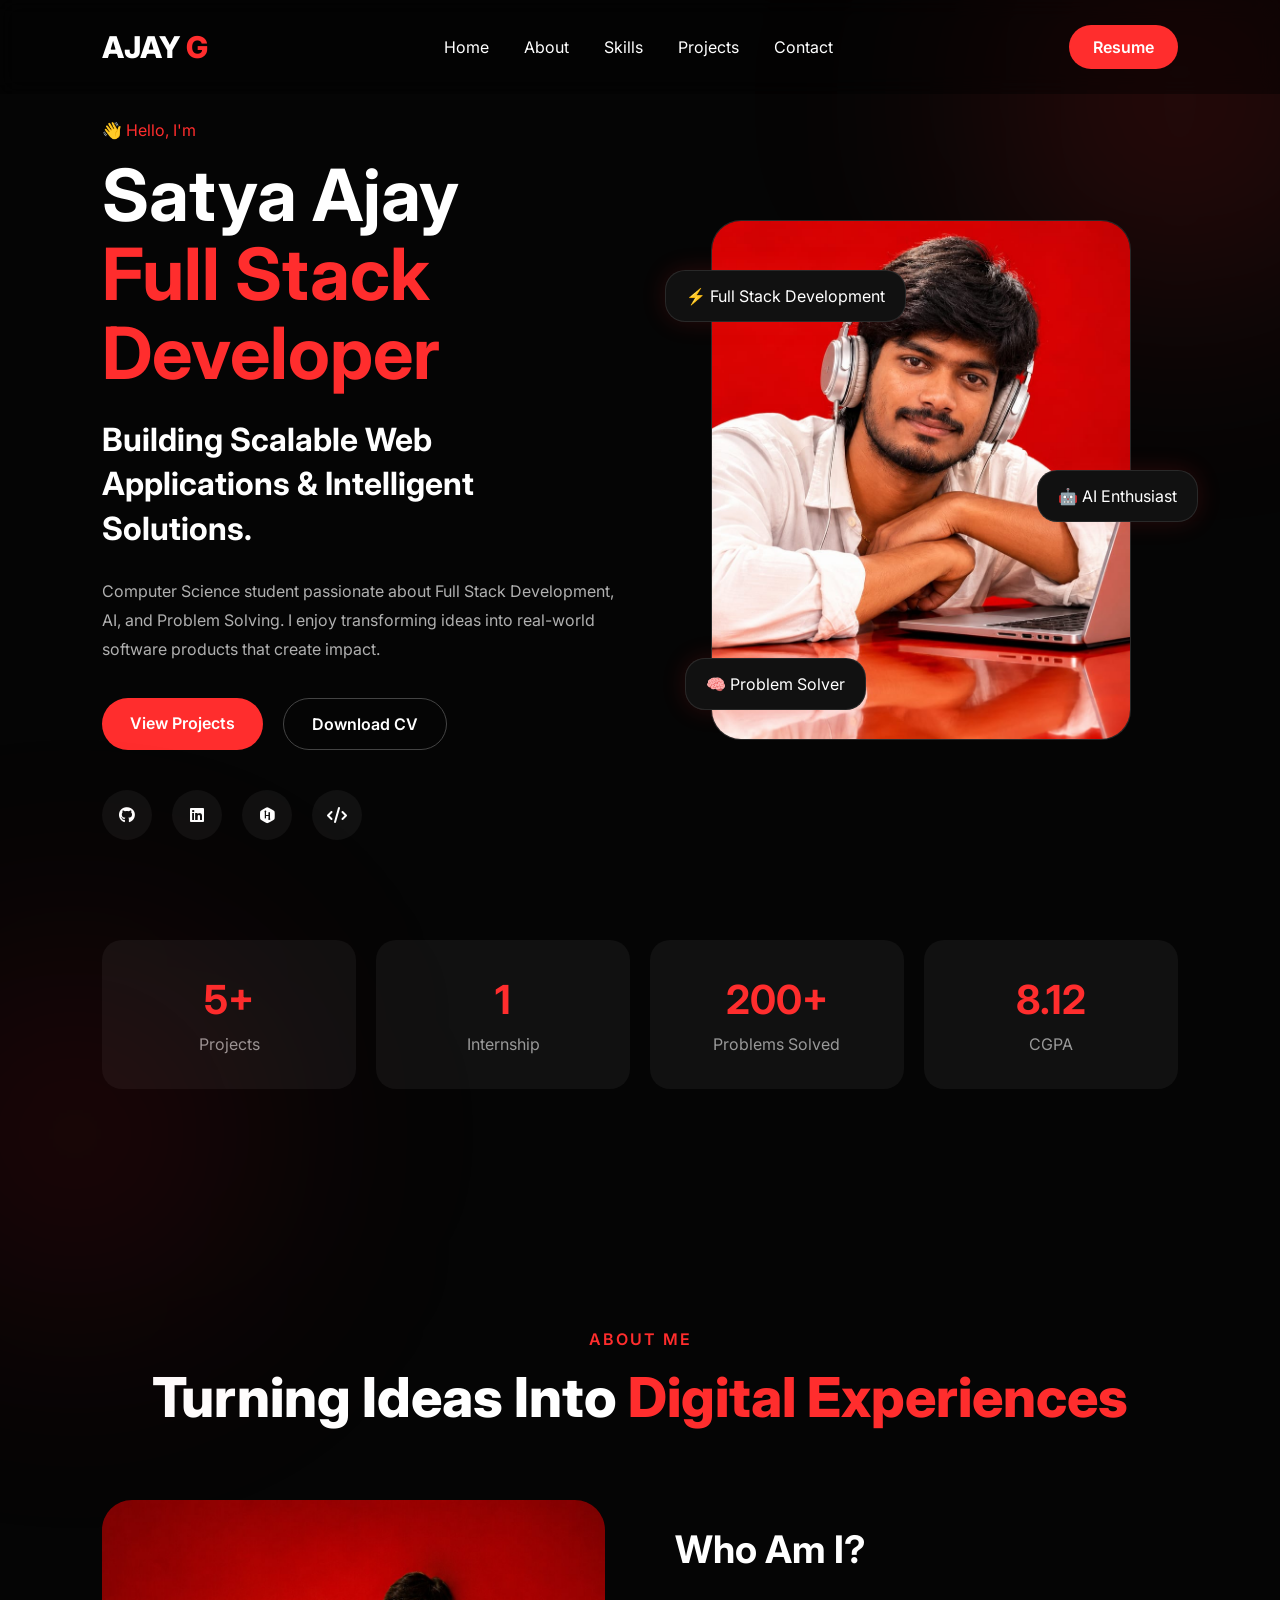
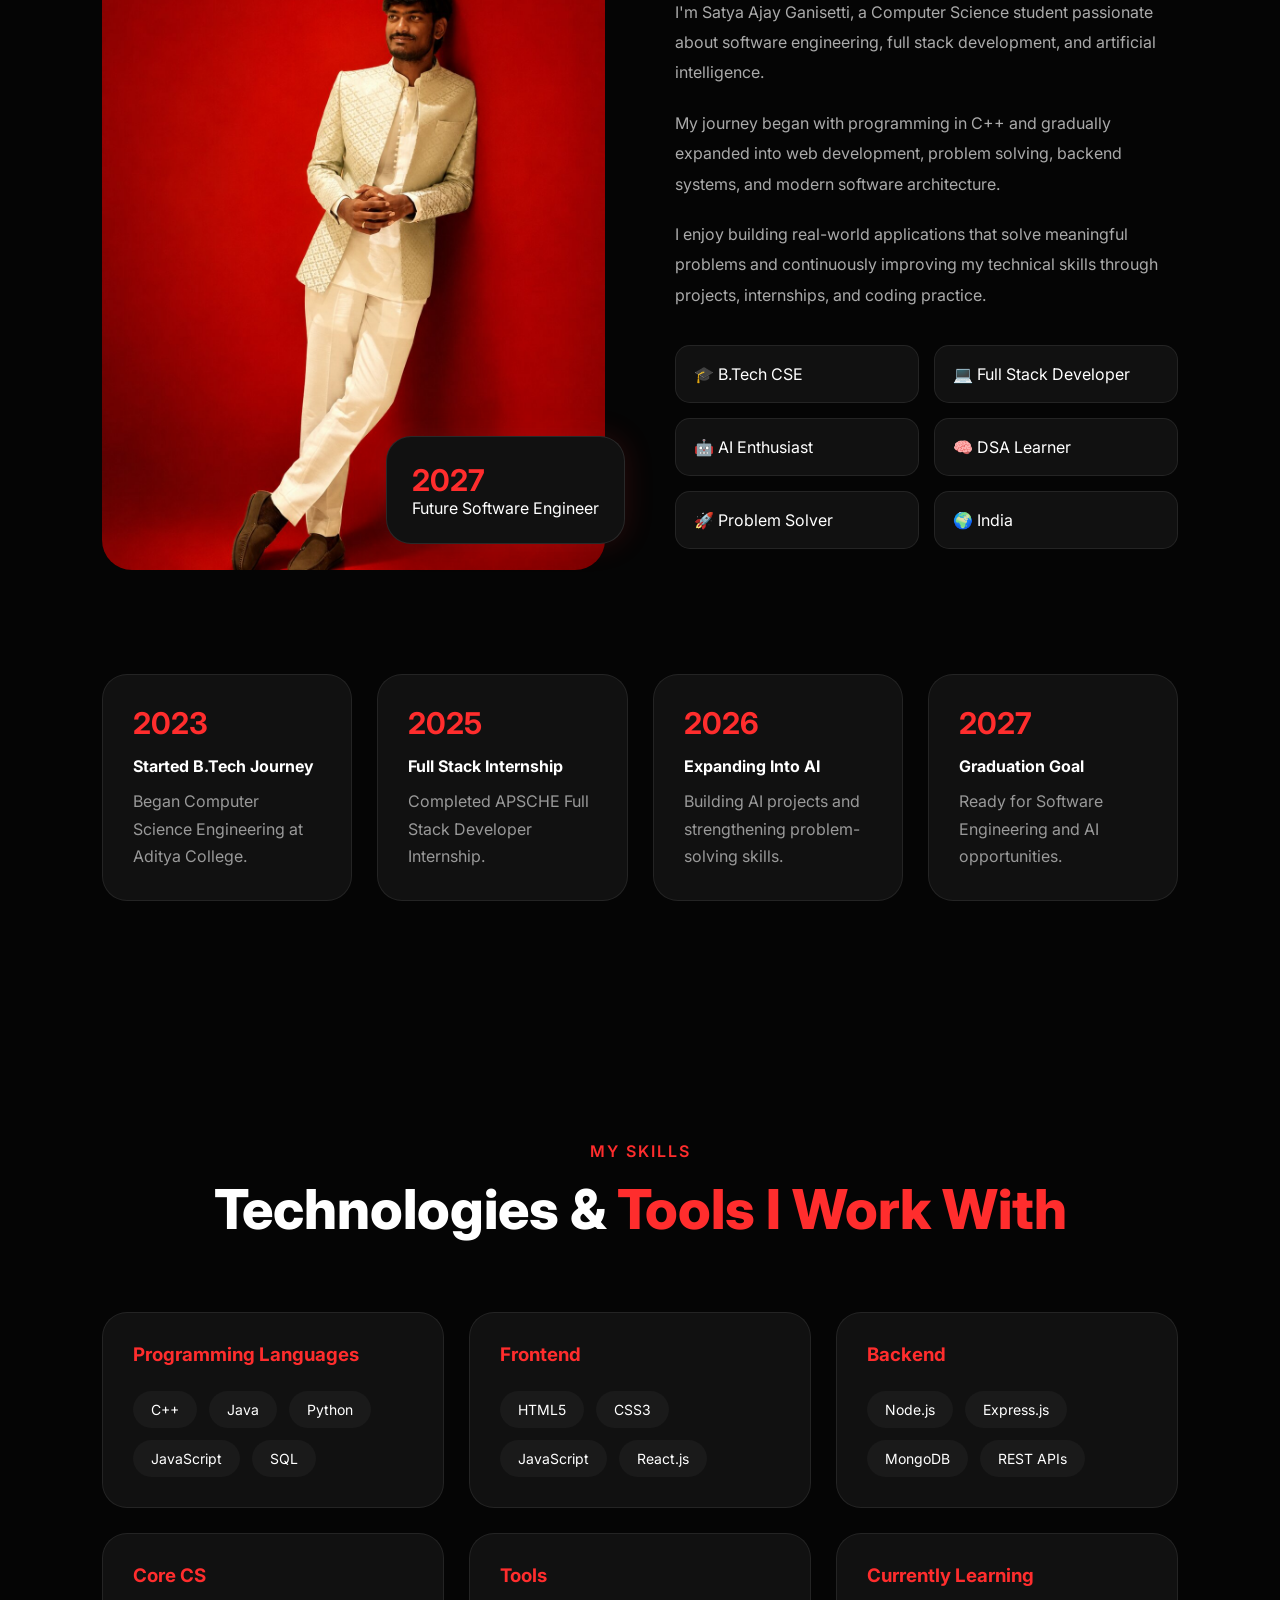
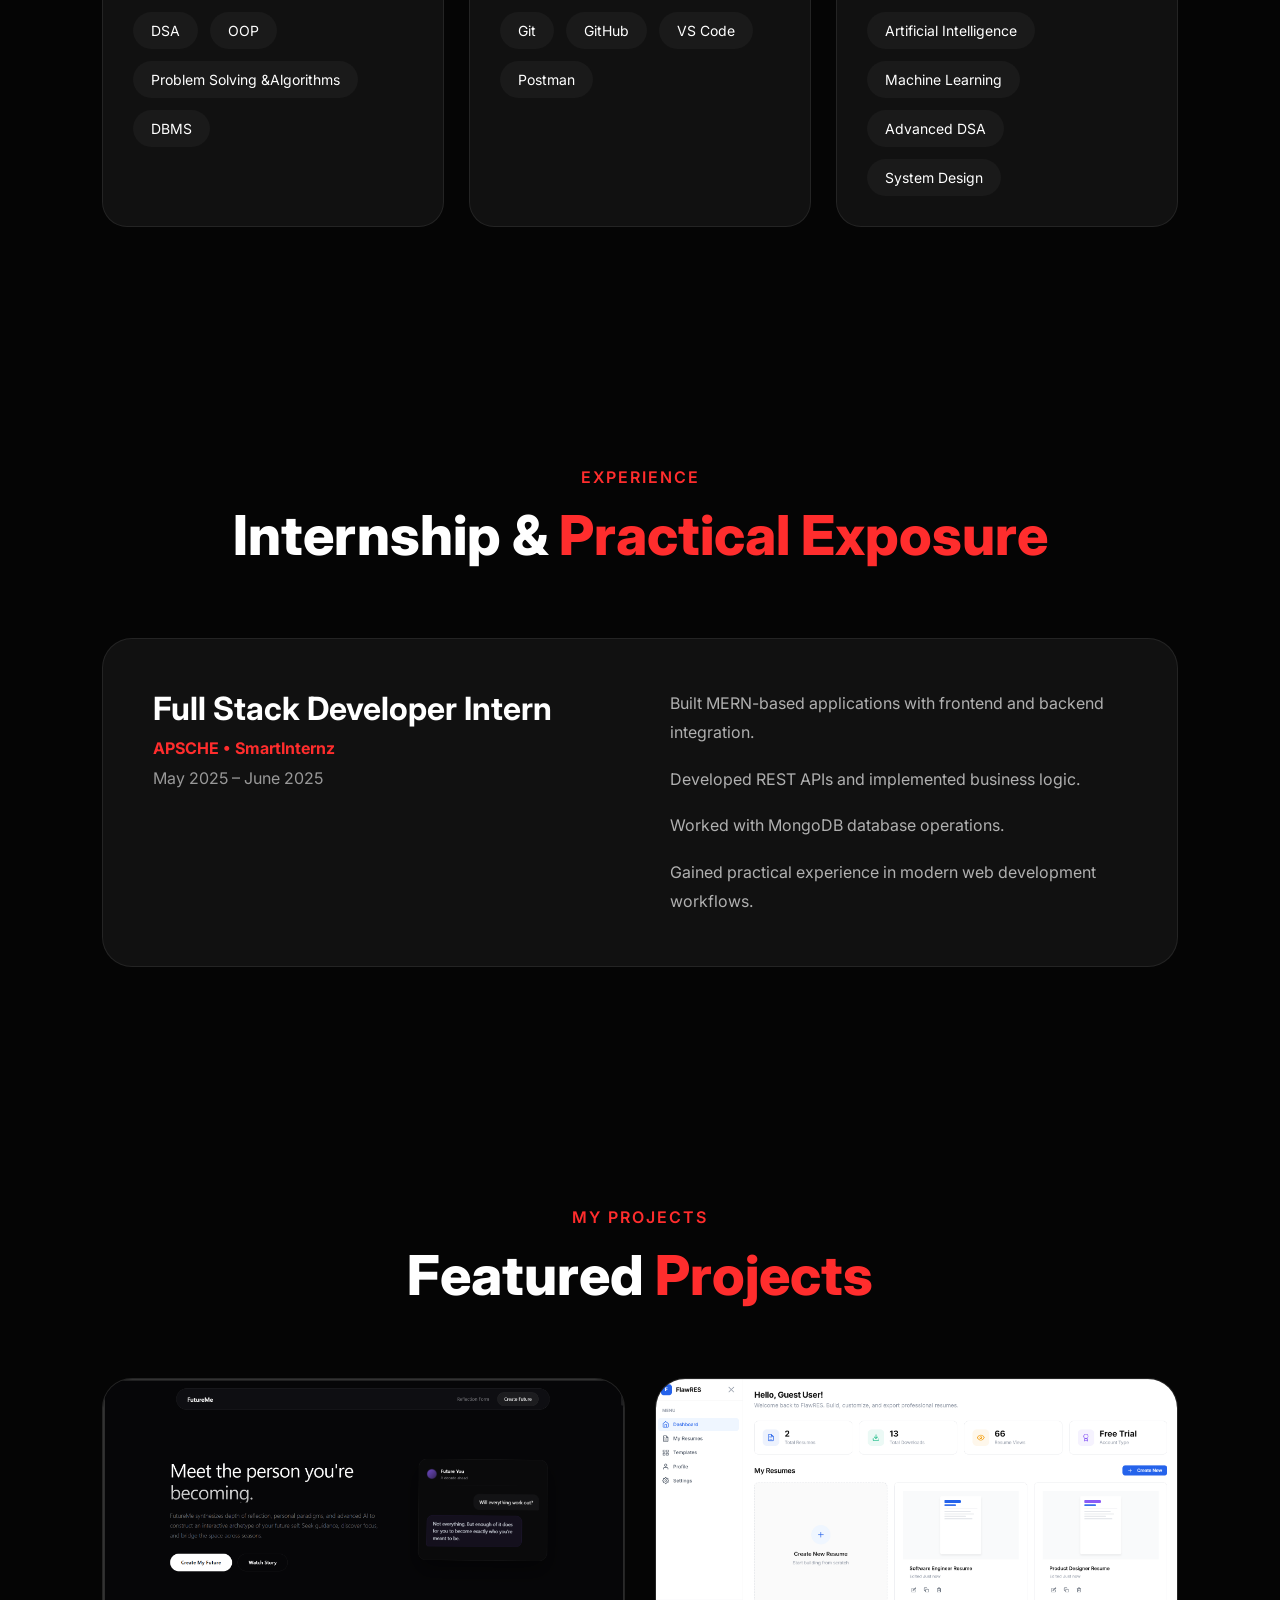
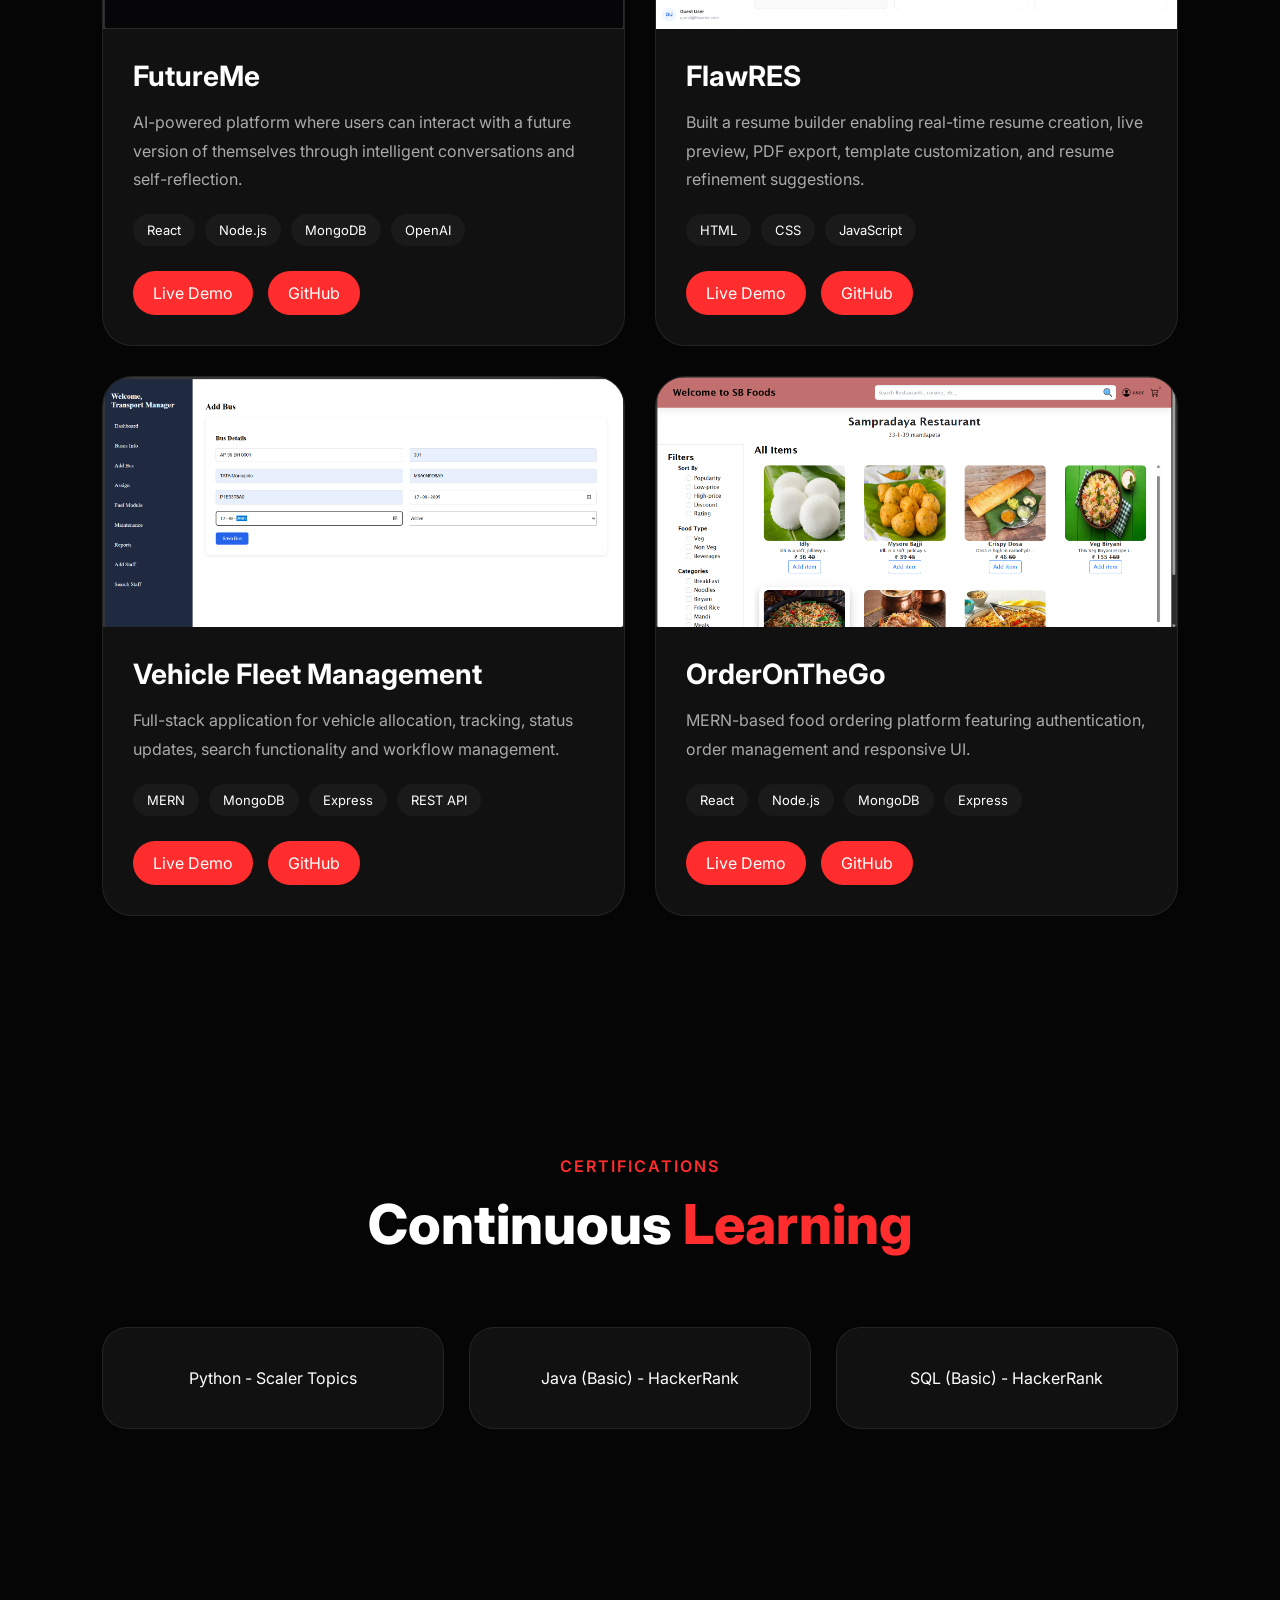
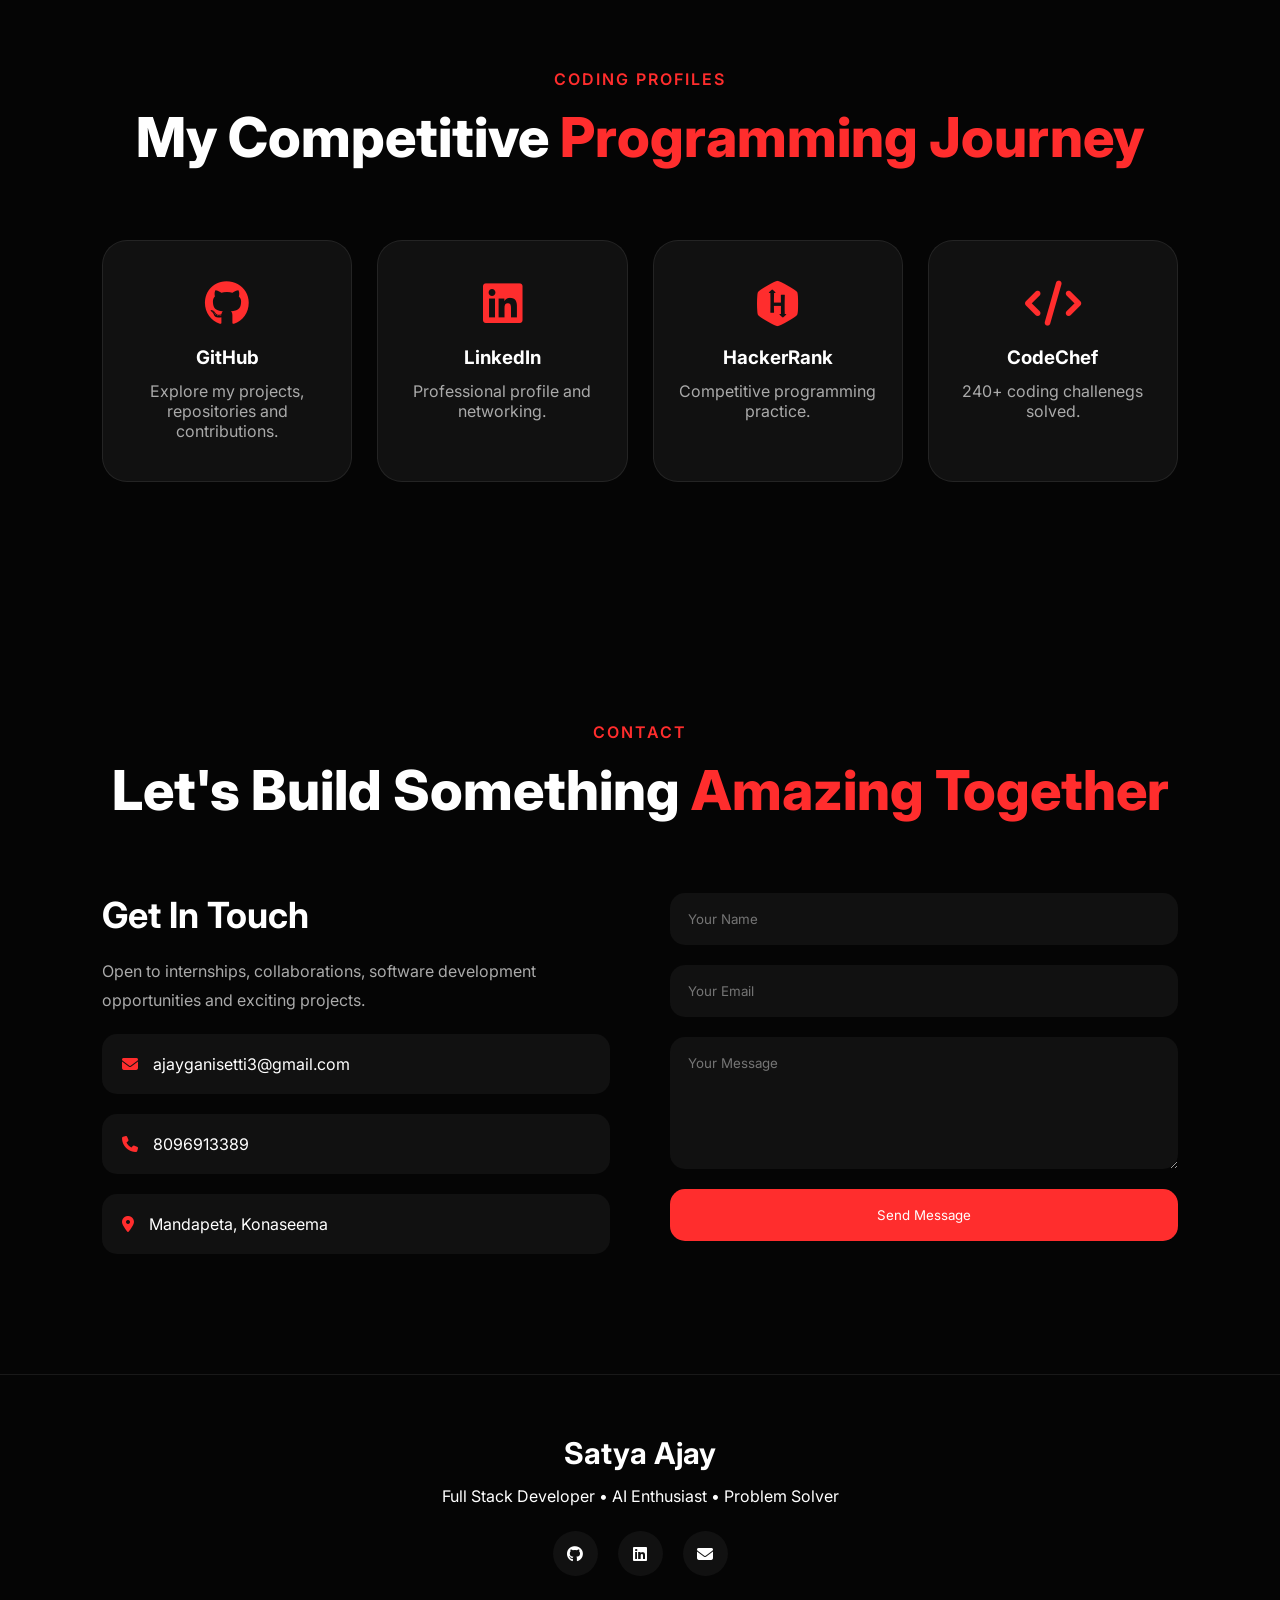
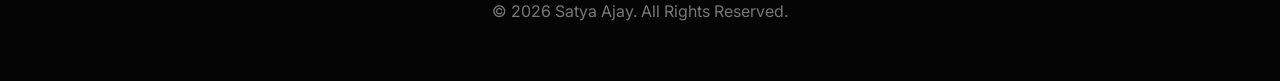
<file: index.html>
<!DOCTYPE html>
<html lang="en">

<head>
  <meta charset="UTF-8" />
  <meta name="viewport" content="width=device-width, initial-scale=1.0" />

  <title>Satya Ajay | Portfolio</title>

  <link rel="stylesheet" href="style.css" />

  <link rel="stylesheet" href="https://cdnjs.cloudflare.com/ajax/libs/font-awesome/6.5.1/css/all.min.css" />
</head>
<script src="script.js"></script>

<body>

  <!-- Navbar -->

  <nav class="navbar">
    <div class="logo">
      AJAY<span> G</span>
    </div>

    <ul class="nav-links">
      <li><a href="#">Home</a></li>
      <li><a href="#about">About</a></li>
      <li><a href="#skills">Skills</a></li>
      <li><a href="#projects">Projects</a></li>
      <li><a href="#contact">Contact</a></li>
    </ul>

    <a href="resume.pdf" class="resume-btn">
      Resume
    </a>
  </nav>

  <!-- Hero Section -->

  <section class="hero">

    <div class="blur blur1"></div>
    <div class="blur blur2"></div>

    <div class="hero-content">

      <!-- Left -->

      <div class="hero-left">

        <p class="intro">
          👋 Hello, I'm
        </p>

        <h1>
          Satya Ajay
          <br>
          <span>Full Stack Developer</span>
        </h1>

        <h2>
          Building Scalable
          Web Applications &
          Intelligent Solutions.
        </h2>

        <p class="description">
          Computer Science student passionate about
          Full Stack Development, AI, and Problem Solving.
          I enjoy transforming ideas into real-world software
          products that create impact.
        </p>

        <div class="hero-buttons">

          <a href="#projects" class="btn primary">
            View Projects
          </a>

          <a href="resume.pdf" class="btn secondary">
            Download CV
          </a>

        </div>

        <!-- Social -->

        <div class="socials">

          <a href="https://github.com/Satya-Ajay-07" target="_blank">
            <i class="fab fa-github"></i>
          </a>

          <a href="https://www.linkedin.com/in/satya-ajay-ganisetti/" target="_blank">
            <i class="fab fa-linkedin"></i>
          </a>

          <a href="https://www.hackerrank.com/profile/ajayganisetti2" target="_blank">
            <i class="fab fa-hackerrank"></i>
          </a>

          <a href="https://www.codechef.com/users/satya_ajay_07" target="_blank">
            <i class="fas fa-code"></i>
          </a>

        </div>

      </div>

      <!-- Right -->

      <div class="hero-right">

        <div class="image-box">


          <img src="assets/hero.jpeg" alt="Satya Ajay">

        </div>

        <!-- Floating Cards -->

        <div class="floating-card card1">
          ⚡ Full Stack Development
        </div>

        <div class="floating-card card2">
          🤖 AI Enthusiast
        </div>

        <div class="floating-card card3">
          🧠 Problem Solver
        </div>

      </div>

    </div>

    <!-- Stats -->

    <div class="stats">

      <div class="stat">
        <h3>5+</h3>
        <p>Projects</p>
      </div>

      <div class="stat">
        <h3>1</h3>
        <p>Internship</p>
      </div>

      <div class="stat">
        <h3>200+</h3>
        <p>Problems Solved</p>
      </div>

      <div class="stat">
        <h3>8.12</h3>
        <p>CGPA</p>
      </div>

    </div>

  </section>
  <!-- ABOUT SECTION -->

  <section class="about" id="about">

    <div class="section-header">

      <p class="section-tag">
        ABOUT ME
      </p>

      <h2>
        Turning Ideas Into
        <span>Digital Experiences</span>
      </h2>

    </div>

    <div class="about-container">

      <!-- Left -->

      <div class="about-image">

        <img src="assets/about.jpg" alt="About Me">

        <div class="experience-badge">

          <h3>2027</h3>

          <p>
            Future Software Engineer
          </p>

        </div>

      </div>

      <!-- Right -->

      <div class="about-content">

        <h3>
          Who Am I?
        </h3>

        <p>
          I'm Satya Ajay Ganisetti, a Computer Science
          student passionate about software engineering,
          full stack development, and artificial intelligence.
        </p>

        <p>
          My journey began with programming in C++ and
          gradually expanded into web development,
          problem solving, backend systems, and
          modern software architecture.
        </p>

        <p>
          I enjoy building real-world applications that
          solve meaningful problems and continuously
          improving my technical skills through projects,
          internships, and coding practice.
        </p>

        <!-- Highlights -->

        <div class="about-highlights">

          <div class="highlight-card">
            🎓 B.Tech CSE
          </div>

          <div class="highlight-card">
            💻 Full Stack Developer
          </div>

          <div class="highlight-card">
            🤖 AI Enthusiast
          </div>

          <div class="highlight-card">
            🧠 DSA Learner
          </div>

          <div class="highlight-card">
            🚀 Problem Solver
          </div>

          <div class="highlight-card">
            🌍 India
          </div>

        </div>

      </div>

    </div>

    <!-- Timeline -->

    <div class="timeline">

      <div class="timeline-item">

        <div class="year">
          2023
        </div>

        <div class="timeline-content">

          <h4>
            Started B.Tech Journey
          </h4>

          <p>
            Began Computer Science Engineering
            at Aditya College.
          </p>

        </div>

      </div>

      <div class="timeline-item">

        <div class="year">
          2025
        </div>

        <div class="timeline-content">

          <h4>
            Full Stack Internship
          </h4>

          <p>
            Completed APSCHE Full Stack
            Developer Internship.
          </p>

        </div>

      </div>

      <div class="timeline-item">

        <div class="year">
          2026
        </div>

        <div class="timeline-content">

          <h4>
            Expanding Into AI
          </h4>

          <p>
            Building AI projects and strengthening
            problem-solving skills.
          </p>

        </div>

      </div>

      <div class="timeline-item">

        <div class="year">
          2027
        </div>

        <div class="timeline-content">

          <h4>
            Graduation Goal
          </h4>

          <p>
            Ready for Software Engineering
            and AI opportunities.
          </p>

        </div>

      </div>

    </div>

  </section>
  <!-- SKILLS SECTION -->

  <section class="skills" id="skills">

    <div class="section-header">

      <p class="section-tag">
        MY SKILLS
      </p>

      <h2>
        Technologies &
        <span>Tools I Work With</span>
      </h2>

    </div>

    <div class="skills-grid">

      <!-- Programming -->

      <div class="skill-category">

        <h3>Programming Languages</h3>

        <div class="skill-items">

          <span>C++</span>
          <span>Java</span>
          <span>Python</span>
          <span>JavaScript</span>
          <span>SQL</span>

        </div>

      </div>

      <!-- Frontend -->

      <div class="skill-category">

        <h3>Frontend</h3>

        <div class="skill-items">

          <span>HTML5</span>
          <span>CSS3</span>
          <span>JavaScript</span>
          <span>React.js</span>

        </div>

      </div>

      <!-- Backend -->

      <div class="skill-category">

        <h3>Backend</h3>

        <div class="skill-items">

          <span>Node.js</span>
          <span>Express.js</span>
          <span>MongoDB</span>
          <span>REST APIs</span>

        </div>

      </div>

      <!-- Core CS -->

      <div class="skill-category">

        <h3>Core CS</h3>

        <div class="skill-items">

          <span>DSA</span>
          <span>OOP</span>
          <span>Problem Solving &Algorithms</span>
          <span>DBMS</span>

        </div>

      </div>

      <!-- Tools -->

      <div class="skill-category">

        <h3>Tools</h3>

        <div class="skill-items">

          <span>Git</span>
          <span>GitHub</span>
          <span>VS Code</span>
          <span>Postman</span>

        </div>

      </div>

      <!-- Learning -->

      <div class="skill-category">

        <h3>Currently Learning</h3>

        <div class="skill-items">

          <span>Artificial Intelligence</span>
          <span>Machine Learning</span>
          <span>Advanced DSA</span>
          <span>System Design</span>

        </div>

      </div>

    </div>

  </section>

  <!-- EXPERIENCE SECTION -->

  <section class="experience">

    <div class="section-header">

      <p class="section-tag">
        EXPERIENCE
      </p>

      <h2>
        Internship &
        <span>Practical Exposure</span>
      </h2>

    </div>

    <div class="experience-card">

      <div class="experience-left">

        <h3>
          Full Stack Developer Intern
        </h3>

        <h4>
          APSCHE • SmartInternz
        </h4>

        <span>
          May 2025 – June 2025
        </span>

      </div>

      <div class="experience-right">

        <ul>

          <li>
            Built MERN-based applications with
            frontend and backend integration.
          </li>

          <li>
            Developed REST APIs and implemented
            business logic.
          </li>

          <li>
            Worked with MongoDB database operations.
          </li>

          <li>
            Gained practical experience in modern
            web development workflows.
          </li>

        </ul>

      </div>

    </div>

  </section>
  <!-- PROJECTS SECTION -->

  <section class="projects" id="projects">

    <div class="section-header">

      <p class="section-tag">
        MY PROJECTS
      </p>

      <h2>
        Featured
        <span>Projects</span>
      </h2>

    </div>

    <div class="projects-grid">

      <!-- FutureMe -->

      <div class="project-card">

        <div class="project-image">
          <img src="assets/futureme.png" alt="FutureMe">
        </div>

        <div class="project-content">

          <h3>FutureMe</h3>

          <p>
            AI-powered platform where users can
            interact with a future version of
            themselves through intelligent
            conversations and self-reflection.
          </p>

          <div class="tech-stack">
            <span>React</span>
            <span>Node.js</span>
            <span>MongoDB</span>
            <span>OpenAI</span>
          </div>

          <div class="project-links">
            <a href="live.html">Live Demo</a>
            <a href="https://github.com/Satya-Ajay-07/futureme">GitHub</a>
          </div>

        </div>

      </div>

      <!-- FlawRES-->

      <div class="project-card">

        <div class="project-image">
          <img src="assets/flawres.png" alt="flawres">
        </div>

        <div class="project-content">

          <h3>FlawRES</h3>

          <p>
            Built a resume builder
            enabling real-time resume creation,
            live preview, PDF export, template
            customization, and resume refinement suggestions.
          </p>

          <div class="tech-stack">
            <span>HTML</span>
            <span>CSS</span>
            <span>JavaScript</span>
          </div>

          <div class="project-links">
            <a href="live.html">Live Demo</a>
            <a href="git.html">GitHub</a>
          </div>

        </div>

      </div>

      <!-- Fleet Management -->

      <div class="project-card">

        <div class="project-image">
          <img src="assets/fleet.png" alt="Fleet Management">
        </div>

        <div class="project-content">

          <h3>Vehicle Fleet Management</h3>

          <p>
            Full-stack application for vehicle
            allocation, tracking, status updates,
            search functionality and workflow
            management.
          </p>

          <div class="tech-stack">
            <span>MERN</span>
            <span>MongoDB</span>
            <span>Express</span>
            <span>REST API</span>
          </div>

          <div class="project-links">
            <a href="live.html">Live Demo</a>
            <a href="https://github.com/Satya-Ajay-07/fleet-management">GitHub</a>
          </div>

        </div>

      </div>

      <!-- OrderOnTheGo -->

      <div class="project-card">

        <div class="project-image">
          <img src="assets/order.png" alt="OrderOnTheGo">
        </div>

        <div class="project-content">

          <h3>OrderOnTheGo</h3>

          <p>
            MERN-based food ordering platform
            featuring authentication, order
            management and responsive UI.
          </p>

          <div class="tech-stack">
            <span>React</span>
            <span>Node.js</span>
            <span>MongoDB</span>
            <span>Express</span>
          </div>

          <div class="project-links">
            <a href="live.html">Live Demo</a>
            <a href="https://github.com/Satya-Ajay-07/OrderOnTheGo-Your-On-Demand-Food-Ordering-Solution">GitHub</a>
          </div>

        </div>

      </div>

    </div>

  </section>
  <section class="certifications">

    <div class="section-header">

      <p class="section-tag">
        CERTIFICATIONS
      </p>

      <h2>
        Continuous
        <span>Learning</span>
      </h2>

    </div>

    <div class="cert-grid">

      <div class="cert-card">
        Python - Scaler Topics
      </div>

      <div class="cert-card">
        Java (Basic) - HackerRank
      </div>

      <div class="cert-card">
        SQL (Basic) - HackerRank
      </div>

    </div>

  </section>
  <!-- CODING PROFILES -->

  <section class="profiles">

    <div class="section-header">

      <p class="section-tag">
        CODING PROFILES
      </p>

      <h2>
        My Competitive
        <span>Programming Journey</span>
      </h2>

    </div>

    <div class="profiles-grid">

      <a href="https://github.com/Satya-Ajay-07" target="_blank" class="profile-card">

        <i class="fab fa-github"></i>

        <h3>GitHub</h3>

        <p>
          Explore my projects,
          repositories and contributions.
        </p>

      </a>

      <a href="https://www.linkedin.com/in/satya-ajay-ganisetti/" target="_blank" class="profile-card">

        <i class="fab fa-linkedin"></i>

        <h3>LinkedIn</h3>

        <p>
          Professional profile and networking.
        </p>

      </a>

      <a href="https://www.hackerrank.com/profile/ajayganisetti2" target="_blank" class="profile-card">

        <i class="fab fa-hackerrank"></i>

        <h3>HackerRank</h3>

        <p>
          Competitive programming practice.
        </p>

      </a>

      <a href="https://www.codechef.com/users/satya_ajay_07" target="_blank" class="profile-card">

        <i class="fas fa-code"></i>

        <h3>CodeChef</h3>

        <p>
          240+ coding challenegs solved.
        </p>

      </a>

    </div>

  </section>
  <!-- CONTACT -->

  <section class="contact" id="contact">

    <div class="section-header">

      <p class="section-tag">
        CONTACT
      </p>

      <h2>
        Let's Build Something
        <span>Amazing Together</span>
      </h2>

    </div>

    <div class="contact-wrapper">

      <div class="contact-info">

        <h3>
          Get In Touch
        </h3>

        <p>
          Open to internships,
          collaborations,
          software development opportunities
          and exciting projects.
        </p>

        <div class="info-card">
          <i class="fas fa-envelope"></i>
          <span>
          <a href="mailto:yourmail@example.com" class="email-link">
            ajayganisetti3@gmail.com
          </a></span>
        </div>

        <div class="info-card">
          <i class="fas fa-phone"></i>
          <span>
            <a href="tel:8096913389" class="tel-link">8096913389</a></span>
        </div>

        <div class="info-card">
          <i class="fas fa-location-dot"></i>
          <span>Mandapeta, Konaseema</span>
        </div>

      </div>

      <form class="contact-form">

        <input type="text" placeholder="Your Name" required>

        <input type="email" placeholder="Your Email" required>

        <textarea placeholder="Your Message" rows="6" required></textarea>

        <button type="submit" onclick="return false;" title="Coming Soon">
          Send Message
        </button>

      </form>

    </div>

  </section>
  <footer>

    <h3>
      Satya Ajay
    </h3>

    <p>
      Full Stack Developer • AI Enthusiast • Problem Solver
    </p>

    <div class="footer-socials">

      <a href="https://github.com/Satya-Ajay-07">
        <i class="fab fa-github"></i>
      </a>

      <a href="https://www.linkedin.com/in/satya-ajay-ganisetti/">
        <i class="fab fa-linkedin"></i>
      </a>

      <a href="mailto:ajayganisetti3@gmail.com">
        <i class="fas fa-envelope"></i>
      </a>

    </div>

    <p class="copyright">
      © 2026 Satya Ajay. All Rights Reserved.
    </p>

  </footer>

  <button id="topBtn">
    ↑
  </button>

</body>

</html>
</file>
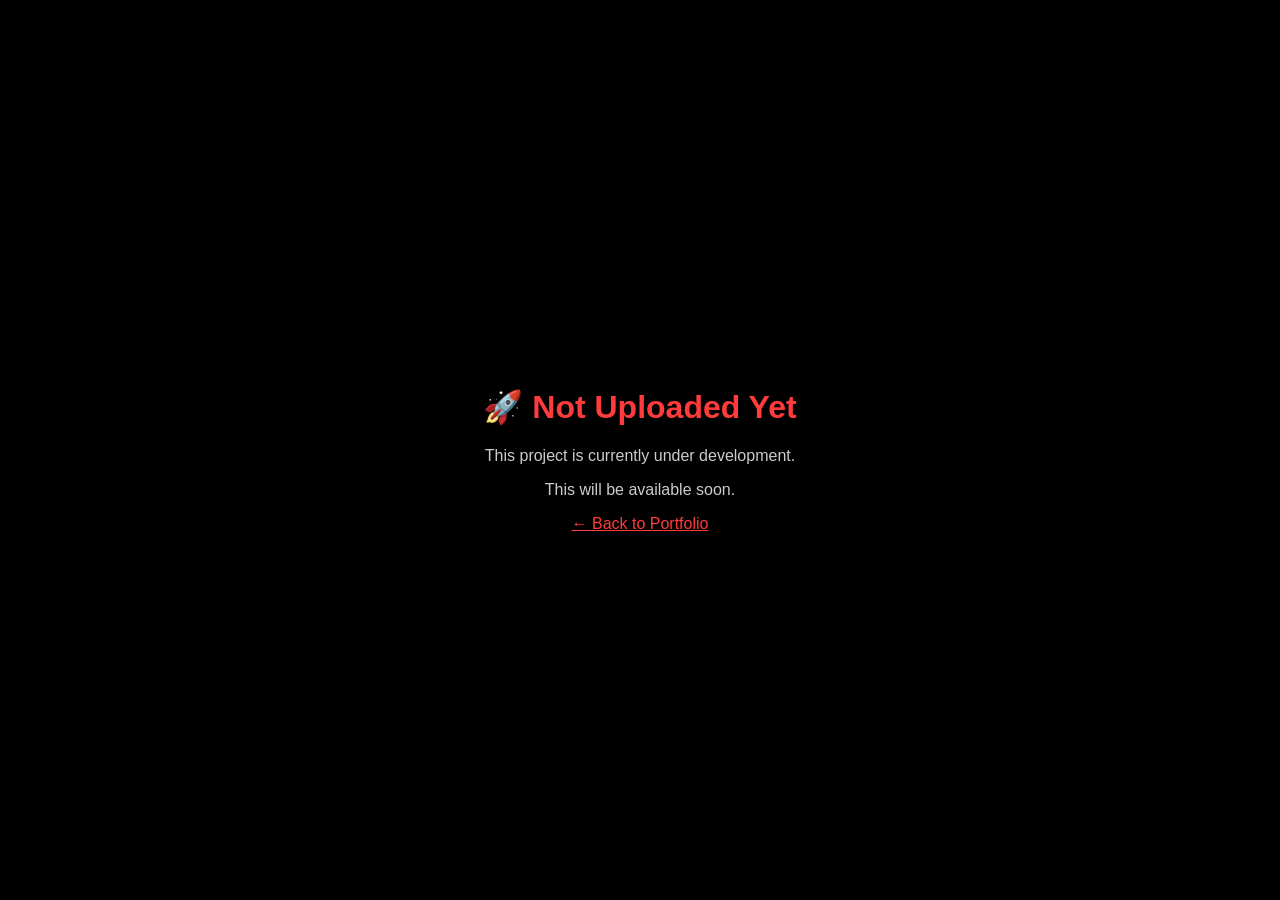
<file: git.html>
<!DOCTYPE html>
<html lang="en">
<head>
    <meta charset="UTF-8">
    <meta name="viewport" content="width=device-width, initial-scale=1.0">
    <title>Live Demo Coming Soon</title>
    <style>
        body{
            margin:0;
            height:100vh;
            display:flex;
            justify-content:center;
            align-items:center;
            background:#000;
            color:white;
            font-family:Arial,sans-serif;
            text-align:center;
        }
        .box{
            padding:30px;
        }
        h1{
            color:#ff3b3b;
        }
        p{
            color:#ccc;
        }
    </style>
</head>
<body>
    <div class="box">
        <h1>🚀 Not Uploaded Yet</h1>
        <p>This project is currently under development.</p>
        <p>This will be available soon.</p>
        <a href="index.html" style="color:#ff3b3b;">← Back to Portfolio</a>
    </div>
</body>
</html>
</file>
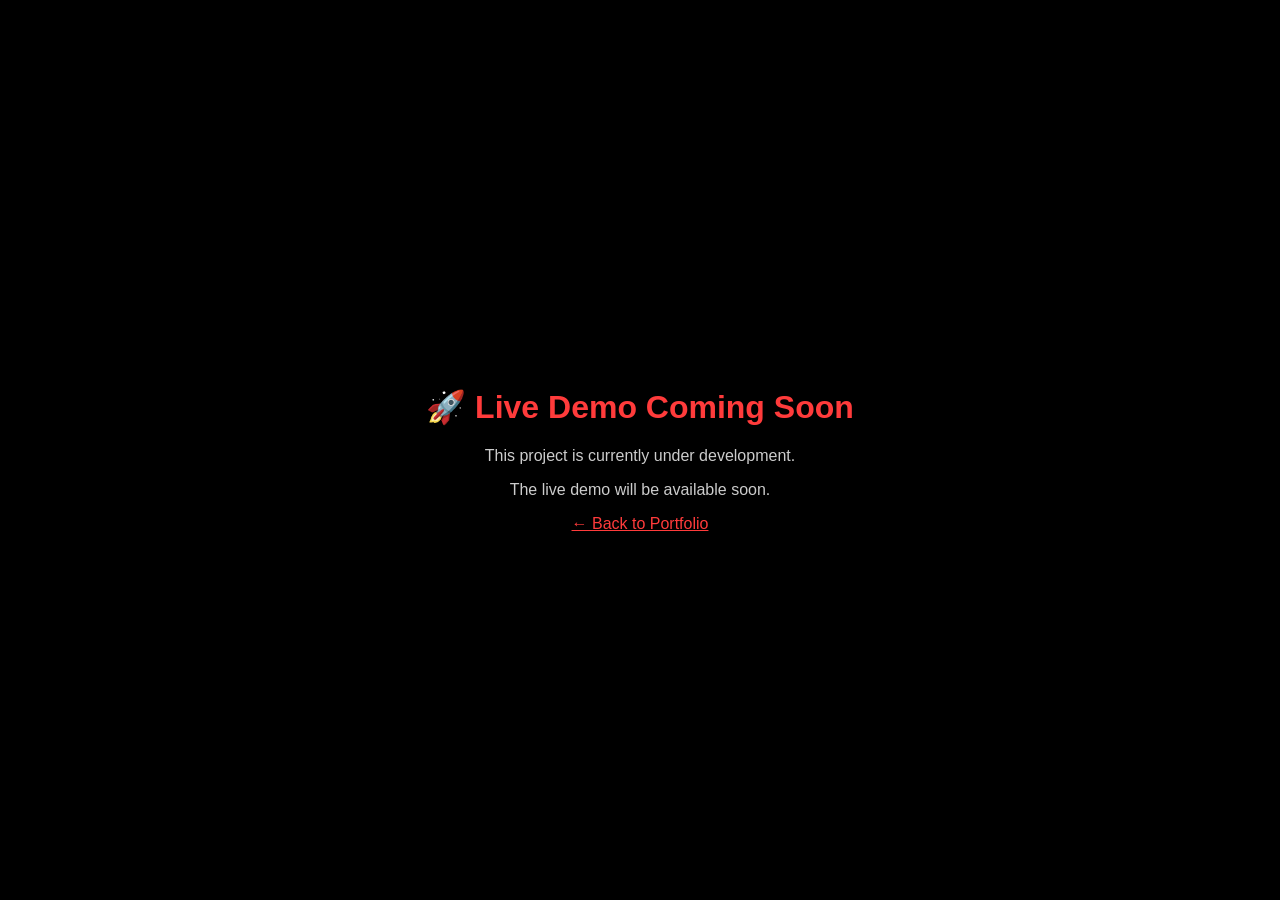
<file: live.html>
<!DOCTYPE html>
<html lang="en">
<head>
    <meta charset="UTF-8">
    <meta name="viewport" content="width=device-width, initial-scale=1.0">
    <title>Live Demo Coming Soon</title>
    <style>
        body{
            margin:0;
            height:100vh;
            display:flex;
            justify-content:center;
            align-items:center;
            background:#000;
            color:white;
            font-family:Arial,sans-serif;
            text-align:center;
        }
        .box{
            padding:30px;
        }
        h1{
            color:#ff3b3b;
        }
        p{
            color:#ccc;
        }
    </style>
</head>
<body>
    <div class="box">
        <h1>🚀 Live Demo Coming Soon</h1>
        <p>This project is currently under development.</p>
        <p>The live demo will be available soon.</p>
        <a href="index.html" style="color:#ff3b3b;">← Back to Portfolio</a>
    </div>
</body>
</html>
</file>
<file: style.css>
@import url('https://fonts.googleapis.com/css2?family=Inter:wght@300;400;500;600;700;800;900&display=swap');

*{
    margin:0;
    padding:0;
    box-sizing:border-box;
    scroll-behavior:smooth;
    font-family:'Inter',sans-serif;
}

body{
    background:#050505;
    color:white;
    overflow-x:hidden;
}

a{
    text-decoration:none;
}

ul{
    list-style:none;
}

.navbar{
    width:100%;
    padding:25px 8%;
    display:flex;
    justify-content:space-between;
    align-items:center;
    position:fixed;
    top:0;
    z-index:1000;

    backdrop-filter:blur(10px);
    background:rgba(0,0,0,0.4);
}

.logo{
    font-size:30px;
    font-weight:800;
}

.logo span{
    color:#ff2d2d;
}

.nav-links{
    display:flex;
    gap:35px;
}

.nav-links a{
    color:white;
    transition:.3s;
}

.nav-links a:hover{
    color:#ff2d2d;
}

.resume-btn{
    background:#ff2d2d;
    color:white;
    padding:12px 24px;
    border-radius:30px;
    font-weight:600;
}

.hero{
    min-height:100vh;
    padding:120px 8%;
    position:relative;
}

.hero-content{
    display:flex;
    justify-content:space-between;
    align-items:center;
    gap:50px;
}

.hero-left{
    flex:1;
}

.intro{
    color:#ff2d2d;
    margin-bottom:15px;
}

.hero-left h1{
    font-size:72px;
    line-height:1.1;
}

.hero-left h1 span{
    color:#ff2d2d;
}

.hero-left h2{
    margin-top:25px;
    font-size:32px;
    line-height:1.4;
}

.description{
    margin-top:25px;
    color:#b0b0b0;
    max-width:650px;
    line-height:1.8;
}

.hero-buttons{
    margin-top:35px;
    display:flex;
    gap:20px;
}

.btn{
    padding:15px 28px;
    border-radius:40px;
    font-weight:600;
}

.primary{
    background:#ff2d2d;
    color:white;
}

.secondary{
    border:1px solid #444;
    color:white;
}

.socials{
    display:flex;
    gap:20px;
    margin-top:40px;
}

.socials a{
    width:50px;
    height:50px;
    border-radius:50%;
    background:#111;
    display:flex;
    justify-content:center;
    align-items:center;
    color:white;
    transition:.3s;
}

.socials a:hover{
    background:#ff2d2d;
    transform:translateY(-5px);
}

.hero-right{
    flex:1;
    position:relative;
    display:flex;
    justify-content:center;
}

.image-box{
    width:420px;
    height:520px;
    overflow:hidden;
    border-radius:30px;

    border:1px solid rgba(255,255,255,.1);

    background:#111;
}

.image-box img{
    width:100%;
    height:100%;
    object-fit:cover;
}

.floating-card{
    position:absolute;
    padding:15px 20px;
    background:#111;

    border:1px solid rgba(255,255,255,.1);

    border-radius:20px;
    backdrop-filter:blur(20px);

    box-shadow:0 0 25px rgba(255,45,45,.15);
}

.card1{
    top:50px;
    left:0;
}

.card2{
    top:250px;
    right:-20px;
}

.card3{
    bottom:30px;
    left:20px;
}

.stats{
    margin-top:100px;

    display:grid;
    grid-template-columns:repeat(4,1fr);

    gap:20px;
}

.stat{
    background:#111;
    padding:35px;
    text-align:center;
    border-radius:20px;
}

.stat h3{
    color:#ff2d2d;
    font-size:40px;
}

.stat p{
    margin-top:10px;
    color:#999;
}

.blur{
    position:absolute;
    border-radius:50%;
    filter:blur(120px);
}

.blur1{
    width:400px;
    height:400px;
    background:rgba(255,45,45,.15);
    right:-100px;
    top:-100px;
}

.blur2{
    width:350px;
    height:350px;
    background:rgba(193,18,31,.15);
    left:-100px;
    bottom:-100px;
}

@media(max-width:992px){

    .hero-content{
        flex-direction:column;
    }

    .hero-left h1{
        font-size:50px;
    }

    .stats{
        grid-template-columns:repeat(2,1fr);
    }

    .nav-links{
        display:none;
    }

    .image-box{
        width:320px;
        height:420px;
    }
}
/* =========================
   ABOUT SECTION
========================= */

.about{
    padding:120px 8%;
}

.section-header{
    text-align:center;
    margin-bottom:70px;
}

.section-tag{
    color:#ff2d2d;
    letter-spacing:2px;
    font-weight:600;
}

.section-header h2{
    margin-top:15px;
    font-size:55px;
    font-weight:800;
}

.section-header span{
    color:#ff2d2d;
}

.about-container{
    display:flex;
    align-items:center;
    gap:70px;
}

.about-image{
    flex:1;
    position:relative;
}

.about-image img{
    width:100%;
    border-radius:30px;
}

.experience-badge{
    position:absolute;
    bottom:30px;
    right:-20px;

    background:#111;

    padding:25px;

    border-radius:25px;

    border:1px solid rgba(255,255,255,.1);

    box-shadow:0 0 30px rgba(255,45,45,.15);
}

.experience-badge h3{
    color:#ff2d2d;
    font-size:30px;
}

.about-content{
    flex:1;
}

.about-content h3{
    font-size:38px;
    margin-bottom:25px;
}

.about-content p{
    color:#aaa;
    line-height:1.9;
    margin-bottom:20px;
}

.about-highlights{
    display:grid;
    grid-template-columns:repeat(2,1fr);
    gap:15px;
    margin-top:35px;
}

.highlight-card{
    background:#111;
    padding:18px;
    border-radius:15px;
    border:1px solid rgba(255,255,255,.08);
    transition:.3s;
}

.highlight-card:hover{
    border-color:#ff2d2d;
    transform:translateY(-5px);
}

.timeline{
    margin-top:100px;

    display:grid;
    grid-template-columns:repeat(4,1fr);

    gap:25px;
}

.timeline-item{
    background:#111;
    padding:30px;
    border-radius:25px;

    border:1px solid rgba(255,255,255,.08);

    transition:.3s;
}

.timeline-item:hover{
    transform:translateY(-8px);
    border-color:#ff2d2d;
}

.year{
    color:#ff2d2d;
    font-size:30px;
    font-weight:700;
    margin-bottom:15px;
}

.timeline-content h4{
    margin-bottom:12px;
}

.timeline-content p{
    color:#999;
    line-height:1.7;
}

@media(max-width:992px){

    .about-container{
        flex-direction:column;
    }

    .timeline{
        grid-template-columns:1fr;
    }

    .section-header h2{
        font-size:40px;
    }

    .about-highlights{
        grid-template-columns:1fr;
    }
}
/* =========================
   SKILLS SECTION
========================= */

.skills{
    padding:120px 8%;
}

.skills-grid{
    display:grid;
    grid-template-columns:repeat(3,1fr);
    gap:25px;
}

.skill-category{
    background:#111;
    padding:30px;
    border-radius:25px;
    border:1px solid rgba(255,255,255,.08);
    transition:.35s;
}

.skill-category:hover{
    transform:translateY(-10px);
    border-color:#ff2d2d;
    box-shadow:0 0 35px rgba(255,45,45,.15);
}

.skill-category h3{
    margin-bottom:25px;
    color:#ff2d2d;
}

.skill-items{
    display:flex;
    flex-wrap:wrap;
    gap:12px;
}

.skill-items span{
    background:#1a1a1a;
    padding:10px 18px;
    border-radius:999px;
    font-size:14px;
    transition:.3s;
}

.skill-items span:hover{
    background:#ff2d2d;
}

/* =========================
   EXPERIENCE
========================= */

.experience{
    padding:120px 8%;
}

.experience-card{
    background:#111;
    border-radius:30px;
    padding:50px;
    display:flex;
    justify-content:space-between;
    gap:60px;
    border:1px solid rgba(255,255,255,.08);
    transition:.35s;
}

.experience-card:hover{
    border-color:#ff2d2d;
    box-shadow:0 0 40px rgba(255,45,45,.15);
}

.experience-left{
    flex:1;
}

.experience-left h3{
    font-size:32px;
    margin-bottom:10px;
}

.experience-left h4{
    color:#ff2d2d;
    margin-bottom:10px;
}

.experience-left span{
    color:#999;
}

.experience-right{
    flex:1;
}

.experience-right ul{
    display:flex;
    flex-direction:column;
    gap:18px;
}

.experience-right li{
    color:#b0b0b0;
    line-height:1.8;
}

/* RESPONSIVE */

@media(max-width:992px){

    .skills-grid{
        grid-template-columns:1fr;
    }

    .experience-card{
        flex-direction:column;
    }

}
/* =========================
   PROJECTS SECTION
========================= */

.projects{
    padding:120px 8%;
}

.projects-grid{
    display:grid;
    grid-template-columns:repeat(2,1fr);
    gap:30px;
}

.project-card{
    background:#111;
    border-radius:30px;
    overflow:hidden;
    border:1px solid rgba(255,255,255,.08);
    transition:.4s;
}

.project-card:hover{
    transform:translateY(-12px);
    border-color:#ff2d2d;
    box-shadow:0 0 40px rgba(255,45,45,.15);
}

.project-image{
    height:250px;
    overflow:hidden;
}

.project-image img{
    width:100%;
    height:100%;
    object-fit:cover;
    transition:.5s;
}

.project-card:hover img{
    transform:scale(1.08);
}

.project-content{
    padding:30px;
}

.project-content h3{
    font-size:28px;
    margin-bottom:15px;
}

.project-content p{
    color:#aaa;
    line-height:1.8;
}

.tech-stack{
    display:flex;
    flex-wrap:wrap;
    gap:10px;
    margin-top:20px;
}

.tech-stack span{
    background:#1a1a1a;
    padding:8px 14px;
    border-radius:999px;
    font-size:13px;
}

.project-links{
    display:flex;
    gap:15px;
    margin-top:25px;
}

.project-links a{
    padding:12px 20px;
    border-radius:999px;
    background:#ff2d2d;
    color:white;
    transition:.3s;
}

.project-links a:hover{
    transform:translateY(-4px);
}

@media(max-width:992px){

    .projects-grid{
        grid-template-columns:1fr;
    }

}
.certifications{
    padding:120px 8%;
}

.cert-grid{
    display:grid;
    grid-template-columns:repeat(3,1fr);
    gap:25px;
}

.cert-card{
    background:#111;
    padding:40px;
    text-align:center;
    border-radius:25px;
    border:1px solid rgba(255,255,255,.08);
    transition:.3s;
}

.cert-card:hover{
    border-color:#ff2d2d;
    transform:translateY(-8px);
}

@media(max-width:992px){
    .cert-grid{
        grid-template-columns:1fr;
    }
}
/* ======================
   CODING PROFILES
====================== */

.profiles{
    padding:120px 8%;
}

.profiles-grid{
    display:grid;
    grid-template-columns:repeat(4,1fr);
    gap:25px;
}

.profile-card{
    background:#111;
    padding:40px 25px;
    border-radius:25px;
    text-align:center;
    color:white;
    border:1px solid rgba(255,255,255,.08);
    transition:.35s;
}

.profile-card:hover{
    transform:translateY(-10px);
    border-color:#ff2d2d;
}

.profile-card i{
    font-size:45px;
    color:#ff2d2d;
    margin-bottom:20px;
}

.profile-card h3{
    margin-bottom:12px;
}

.profile-card p{
    color:#aaa;
}

/* ======================
   CONTACT
====================== */

.contact{
    padding:120px 8%;
}

.contact-wrapper{
    display:flex;
    gap:60px;
}

.contact-info{
    flex:1;
}

.contact-info h3{
    font-size:36px;
    margin-bottom:20px;
}

.contact-info p{
    color:#aaa;
    line-height:1.8;
}

.info-card{
    margin-top:20px;
    background:#111;
    padding:20px;
    border-radius:15px;
    display:flex;
    gap:15px;
    align-items:center;
}

.info-card i{
    color:#ff2d2d;
}

.contact-form{
    flex:1;
    display:flex;
    flex-direction:column;
    gap:20px;
}

.contact-form input,
.contact-form textarea{
    background:#111;
    border:none;
    padding:18px;
    color:white;
    border-radius:15px;
}

.contact-form button{
    background:#ff2d2d;
    color:white;
    border:none;
    padding:18px;
    border-radius:15px;
    cursor:pointer;
}

/* ======================
   FOOTER
====================== */

footer{
    padding:60px 8%;
    text-align:center;
    border-top:1px solid rgba(255,255,255,.08);
}

footer h3{
    font-size:30px;
    margin-bottom:15px;
}

.footer-socials{
    display:flex;
    justify-content:center;
    gap:20px;
    margin:25px 0;
}

.footer-socials a{
    width:45px;
    height:45px;
    border-radius:50%;
    background:#111;
    display:flex;
    justify-content:center;
    align-items:center;
    color:white;
}

.footer-socials a:hover{
    background:#ff2d2d;
}

.copyright{
    color:#777;
}

/* ======================
   TOP BUTTON
====================== */

#topBtn{
    position:fixed;
    right:25px;
    bottom:25px;

    width:50px;
    height:50px;

    border:none;
    border-radius:50%;

    background:#ff2d2d;
    color:white;

    cursor:pointer;

    display:none;
}

/* ======================
   RESPONSIVE
====================== */

@media(max-width:992px){

    .profiles-grid{
        grid-template-columns:1fr;
    }

    .contact-wrapper{
        flex-direction:column;
    }

}
.email-link {
    color: inherit;
    text-decoration: none;
    cursor: pointer;
}

.email-link:hover {
    opacity: 0.8;
}
.tel-link {
    color: inherit;
    text-decoration: none;
    cursor: pointer;
}
.tel-link:hover{
    opacity: 0.8;
}
</file>
